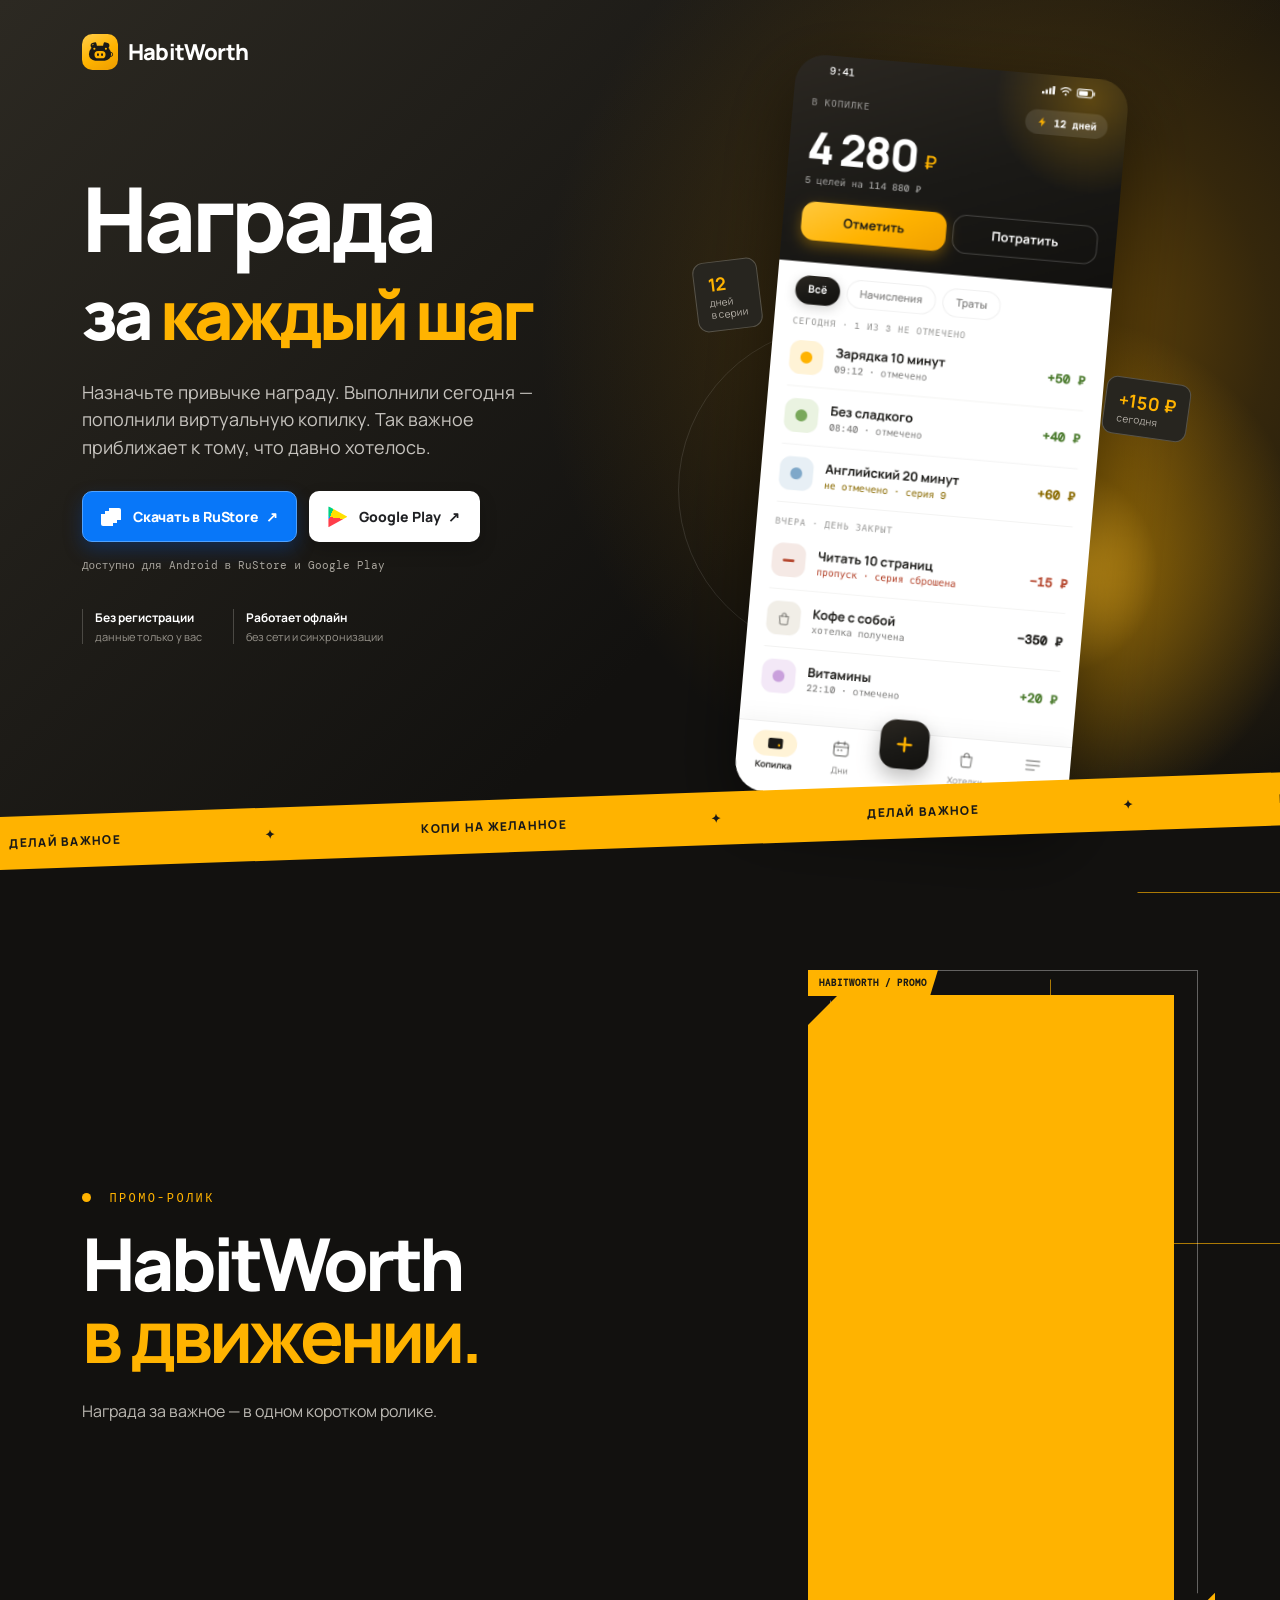
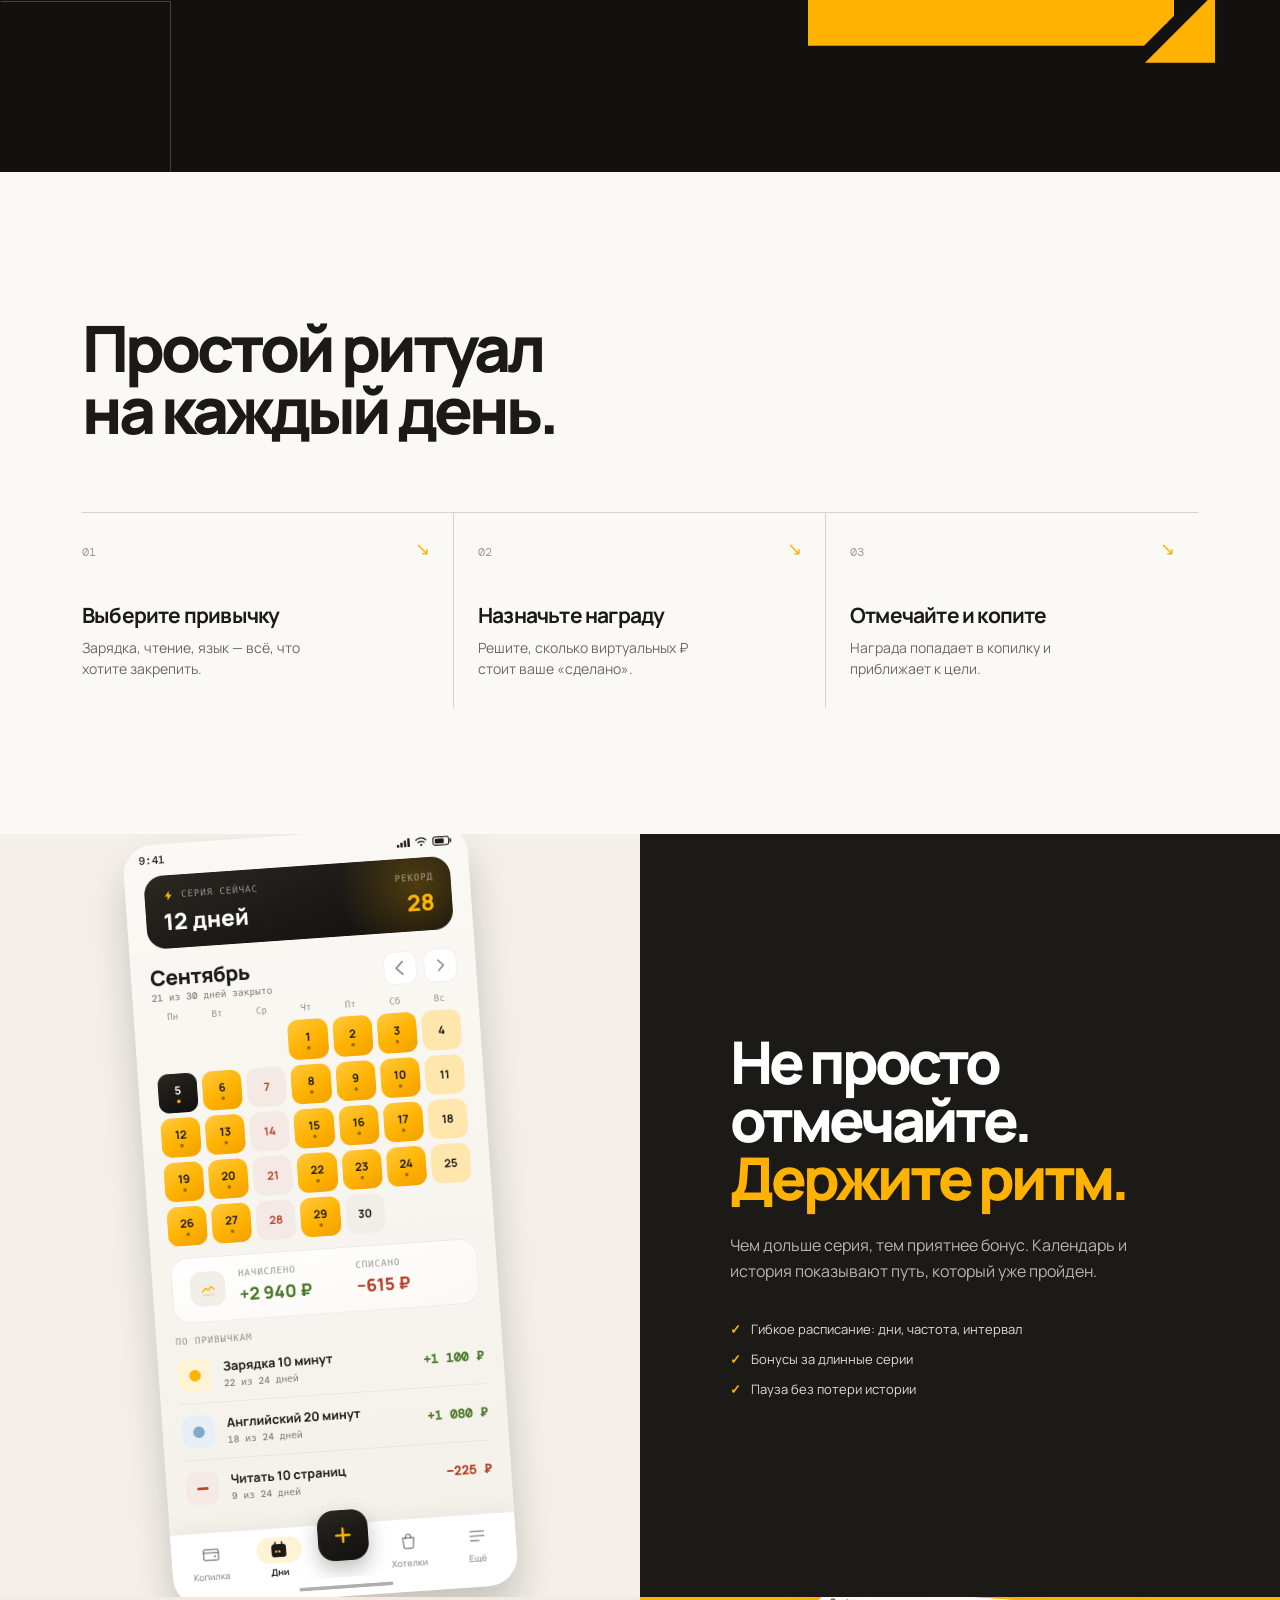
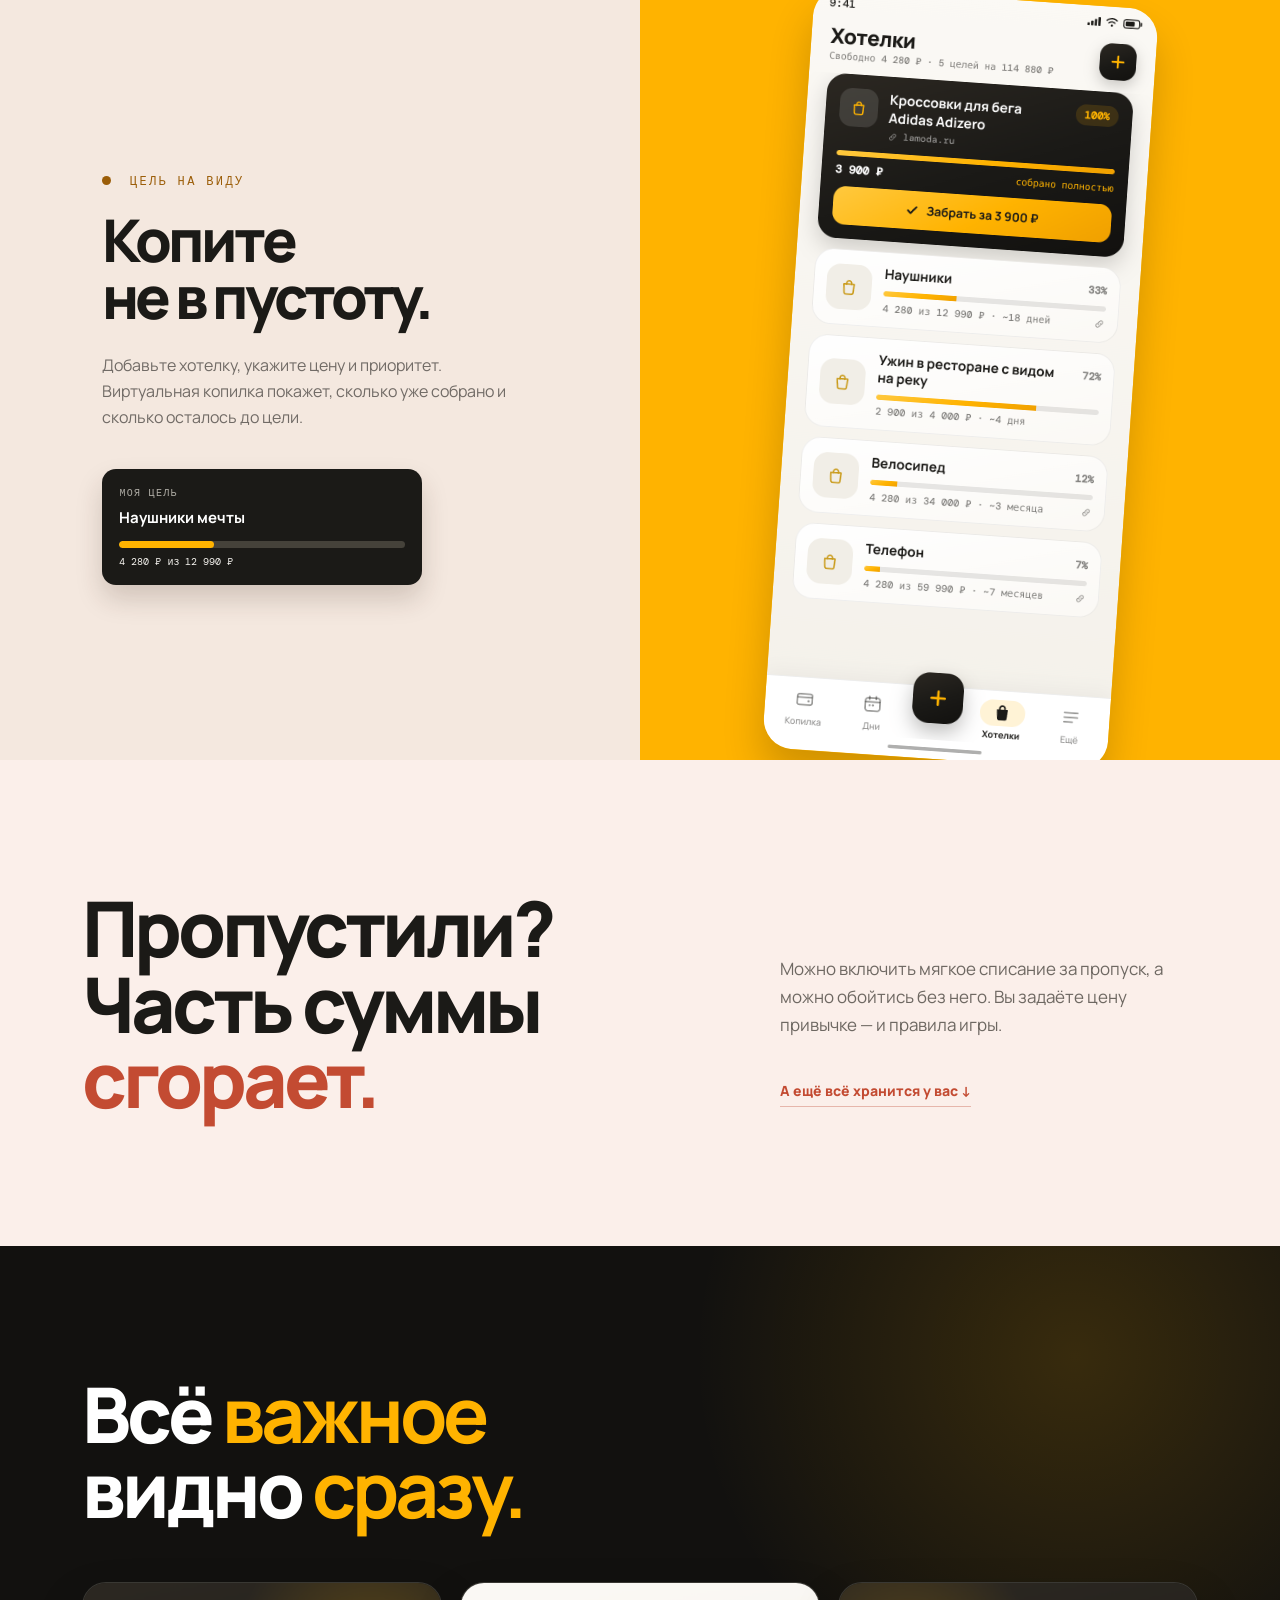
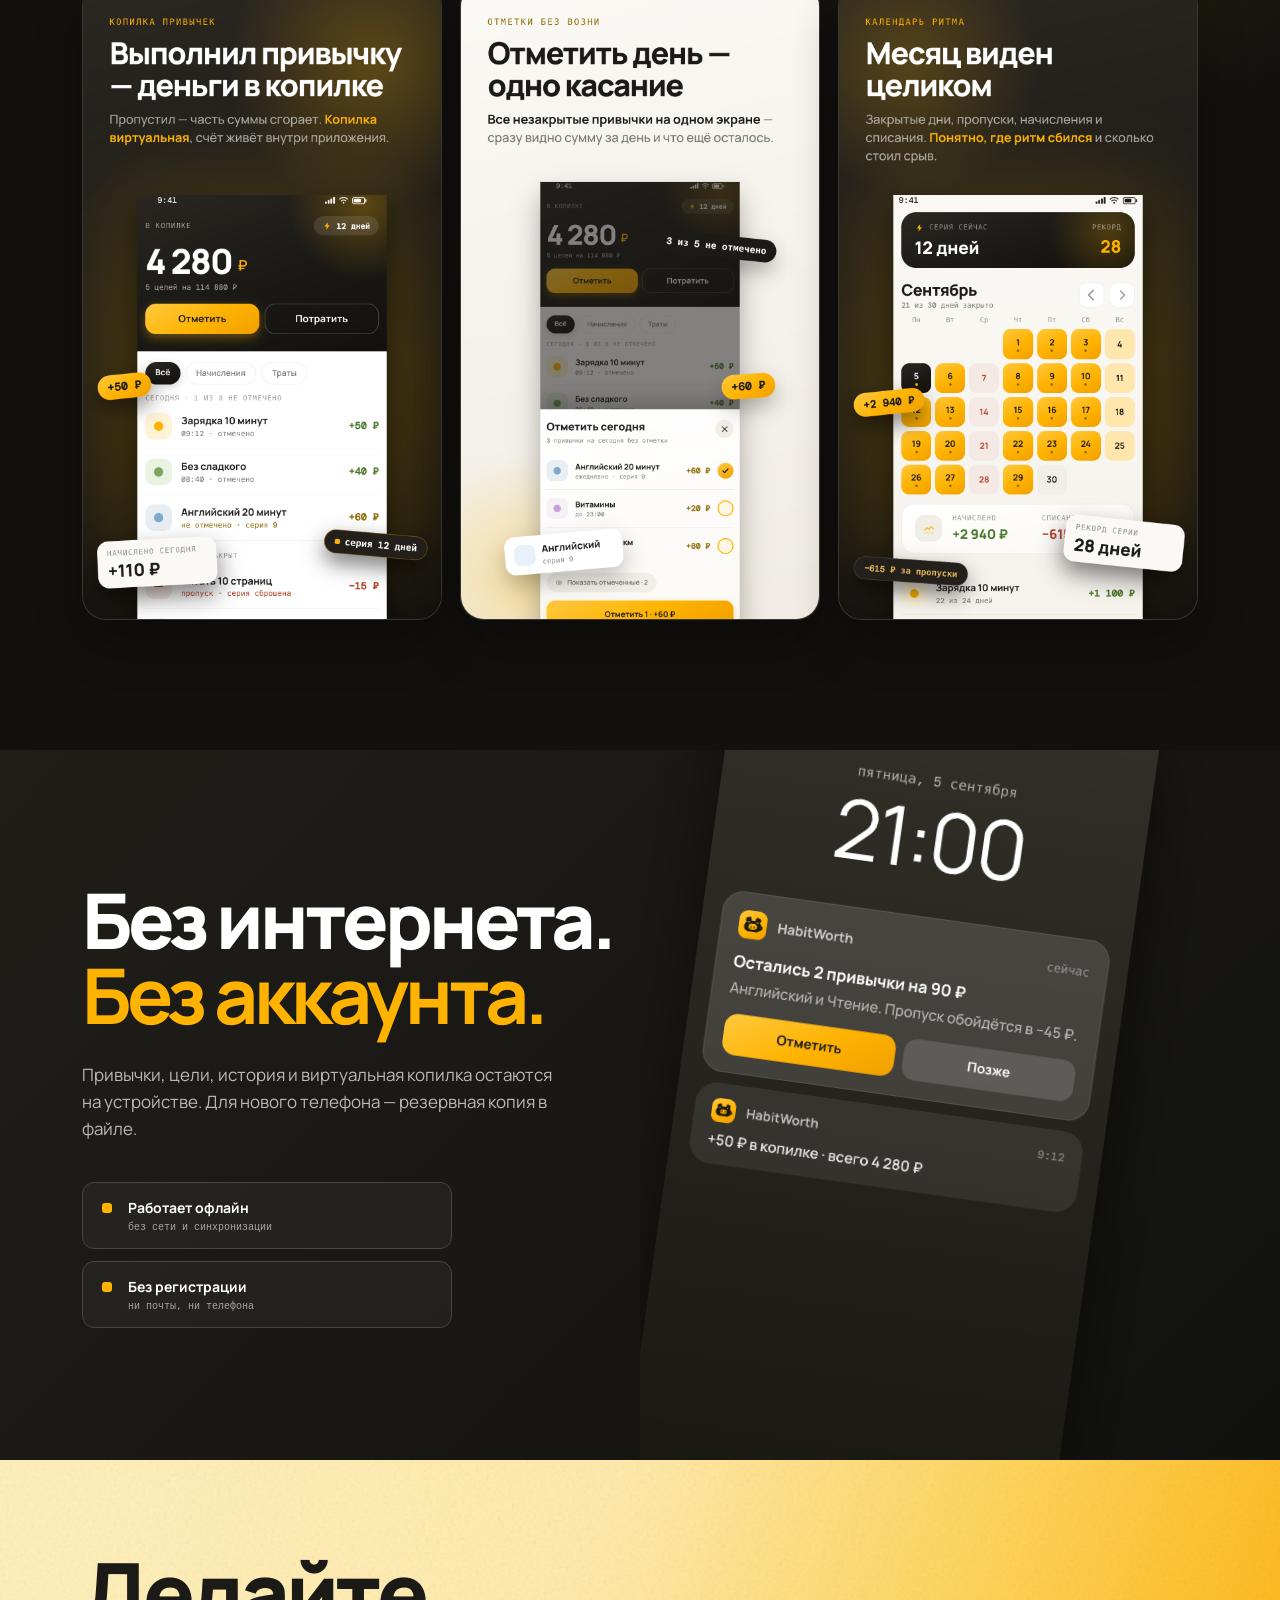
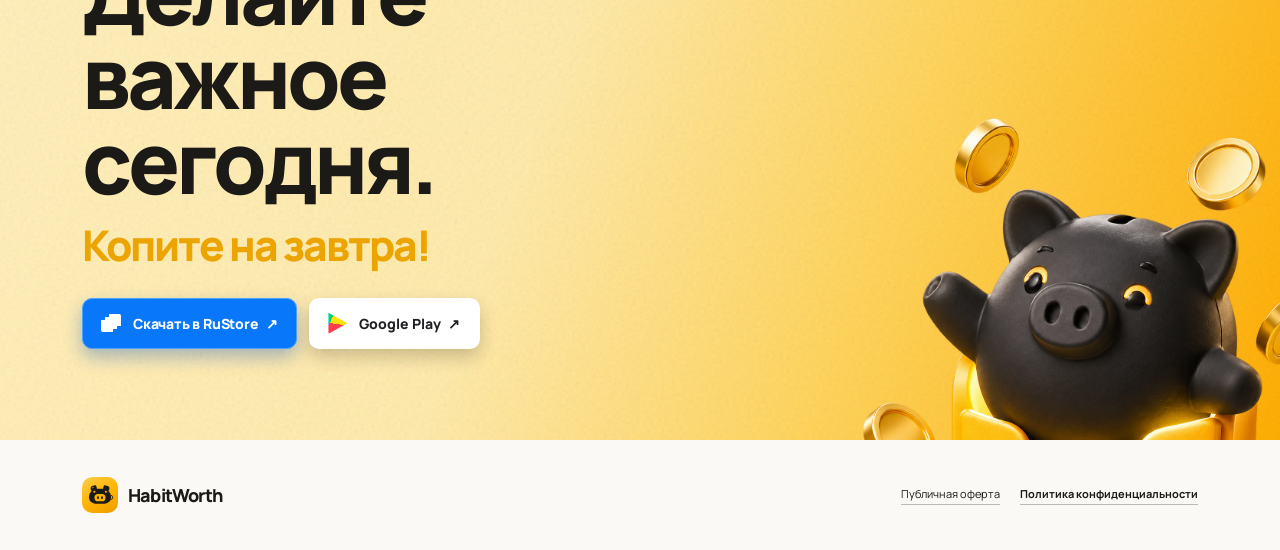
<file: index.html>
<!doctype html>
<html lang="ru">
  <head>
    <meta charset="UTF-8" />
    <meta name="viewport" content="width=device-width, initial-scale=1.0" />
    <meta name="description" content="HabitWorth — виртуальная копилка для полезных привычек. Выполняйте привычки, отмечайте прогресс и копите на то, что давно хотелось." />
    <meta name="theme-color" content="#181714" />
    <meta property="og:title" content="HabitWorth — награда за каждый шаг" />
    <meta property="og:description" content="Виртуальная копилка для полезных привычек и целей, которые давно хотелось осуществить." />
    <meta property="og:image" content="assets/promo-01.png" />
    <title>HabitWorth — виртуальная копилка привычек</title>
    <link rel="preconnect" href="https://fonts.googleapis.com" />
    <link rel="preconnect" href="https://fonts.gstatic.com" crossorigin />
    <link href="https://fonts.googleapis.com/css2?family=DM+Mono&family=Manrope:wght@400;500;600;700;800&display=swap" rel="stylesheet" />
    <link rel="stylesheet" href="styles.css" />
  </head>
  <body>
    <main>
      <section class="hero" id="top">
        <nav class="nav container" aria-label="Главная навигация">
          <a class="brand" href="#top" aria-label="HabitWorth — на главную">
            <img class="brand-icon" src="assets/logo.svg" alt="" />
            <span>HabitWorth</span>
          </a>
        </nav>

        <div class="hero-grid container">
          <div class="hero-copy">
            <h1>Награда<br /><span class="hero-accent-line">за <strong>каждый шаг</strong></span></h1>
            <p class="lead">Назначьте привычке награду. Выполнили сегодня — пополнили виртуальную копилку. Так важное приближает к тому, что давно хотелось.</p>
            <div class="hero-actions">
              <a class="button button-rustore" href="https://www.rustore.ru/catalog/app/app.habitworth" target="_blank" rel="noopener">Скачать в RuStore <span>↗</span></a>
              <a class="button button-google-play" href="https://play.google.com/store/apps/details?id=app.habitworth" target="_blank" rel="noopener">Google Play <span>↗</span></a>
            </div>
            <p class="store-note">Доступно для Android в RuStore и Google Play</p>
            <div class="trust-row">
              <div><b>Без регистрации</b><span>данные только у вас</span></div>
              <div><b>Работает офлайн</b><span>без сети и синхронизации</span></div>
            </div>
          </div>
          <div class="hero-visual" aria-label="Экран приложения HabitWorth">
            <div class="orb orb-one"></div><div class="orb orb-two"></div>
            <div class="hero-sticker sticker-streak"><b>12</b><span>дней<br />в серии</span></div>
            <div class="hero-sticker sticker-plus"><b>+150 ₽</b><span>сегодня</span></div>
            <img src="assets/screens/home.png" alt="Главный экран приложения HabitWorth с привычками и виртуальной копилкой" />
          </div>
        </div>
        <div class="marquee" aria-hidden="true"><span>ДЕЛАЙ ВАЖНОЕ</span><i>✦</i><span>КОПИ НА ЖЕЛАННОЕ</span><i>✦</i><span>ДЕЛАЙ ВАЖНОЕ</span><i>✦</i><span>КОПИ НА ЖЕЛАННОЕ</span></div>
      </section>

      <section class="video-section" aria-labelledby="video-title">
        <div class="container video-layout">
          <div class="video-copy">
            <p class="eyebrow"><span></span> ПРОМО-РОЛИК</p>
            <h2 id="video-title">HabitWorth<br /><strong>в движении.</strong></h2>
            <p>Награда за важное — в одном коротком ролике.</p>
          </div>
          <div class="video-stage">
            <span class="video-stage-label" aria-hidden="true">HABITWORTH / PROMO</span>
            <div class="video-player">
              <iframe
                src="https://vkvideo.ru/video_ext.php?oid=-242231380&id=456239017&hd=2"
                title="Промо-ролик HabitWorth"
                allow="autoplay; encrypted-media; fullscreen; picture-in-picture; screen-wake-lock"
                allowfullscreen
              ></iframe>
            </div>
          </div>
        </div>
      </section>

      <section class="steps section container" id="how-it-works">
        <div class="section-intro">
          <h2>Простой ритуал<br />на каждый день.</h2>
        </div>
        <ol class="step-list">
          <li><span class="step-number">01</span><div><h3>Выберите привычку</h3><p>Зарядка, чтение, язык — всё, что хотите закрепить.</p></div><span class="step-arrow">↘</span></li>
          <li><span class="step-number">02</span><div><h3>Назначьте награду</h3><p>Решите, сколько виртуальных ₽ стоит ваше «сделано».</p></div><span class="step-arrow">↘</span></li>
          <li><span class="step-number">03</span><div><h3>Отмечайте и копите</h3><p>Награда попадает в копилку и приближает к цели.</p></div><span class="step-arrow">↘</span></li>
        </ol>
      </section>

      <section class="feature-split" id="features">
        <div class="phone-panel cream"><img src="assets/screens/calendar.png" alt="Календарь привычек и серии в приложении HabitWorth" /></div>
        <div class="copy-panel dark-panel">
          <h2>Не просто<br />отмечайте. <strong>Держите ритм.</strong></h2>
          <p>Чем дольше серия, тем приятнее бонус. Календарь и история показывают путь, который уже пройден.</p>
          <ul class="tick-list"><li>Гибкое расписание: дни, частота, интервал</li><li>Бонусы за длинные серии</li><li>Пауза без потери истории</li></ul>
        </div>
      </section>

      <section class="feature-split reverse">
        <div class="copy-panel goal-copy">
          <p class="eyebrow dark"><span></span> ЦЕЛЬ НА ВИДУ</p>
          <h2>Копите<br />не в пустоту.</h2>
          <p>Добавьте хотелку, укажите цену и приоритет. Виртуальная копилка покажет, сколько уже собрано и сколько осталось до цели.</p>
          <div class="goal-card"><span>МОЯ ЦЕЛЬ</span><b>Наушники мечты</b><div><i></i></div><small>4 280 ₽ из 12 990 ₽</small></div>
        </div>
        <div class="phone-panel amber"><img src="assets/screens/goals.png" alt="Экран хотелок и прогресса целей в приложении HabitWorth" /></div>
      </section>

      <section class="penalty-section">
        <div class="container penalty-grid">
          <div><h2>Пропустили?<br />Часть суммы<br /><strong>сгорает.</strong></h2></div>
          <div class="penalty-copy"><p>Можно включить мягкое списание за пропуск, а можно обойтись без него. Вы задаёте цену привычке — и правила игры.</p><a href="#privacy">А ещё всё хранится у вас <span>↓</span></a></div>
        </div>
      </section>

      <section class="promo-showcase">
        <div class="container">
          <h2>Всё <strong>важное</strong><br />видно <strong>сразу.</strong></h2>
          <div class="promo-grid">
            <figure class="promo-card"><img src="assets/store-promo-01.png" alt="Промо HabitWorth: деньги в копилке за выполненные привычки" /></figure>
            <figure class="promo-card"><img src="assets/store-promo-02.png" alt="Промо HabitWorth: отметка привычек в одно касание" /></figure>
            <figure class="promo-card"><img src="assets/store-promo-03.png" alt="Промо HabitWorth: календарь ритма и серии привычек" /></figure>
          </div>
        </div>
      </section>

      <section class="privacy" id="privacy">
        <div class="privacy-art"><img src="assets/screens/notifications.png" alt="Напоминания HabitWorth на экране телефона" /></div>
        <div class="privacy-copy container">
          <h2>Без интернета.<br /><strong>Без аккаунта.</strong></h2>
          <p>Привычки, цели, история и виртуальная копилка остаются на устройстве. Для нового телефона — резервная копия в файле.</p>
          <div class="privacy-points"><div><b>Работает офлайн</b><span>без сети и синхронизации</span></div><div><b>Без регистрации</b><span>ни почты, ни телефона</span></div></div>
        </div>
      </section>

      <section class="final-cta">
        <div class="container final-layout">
          <div class="final-copy"><h2>Делайте<br />важное сегодня.</h2><p class="final-followup">Копите на завтра!</p><div class="final-store-links"><a class="button button-rustore" href="https://www.rustore.ru/catalog/app/app.habitworth" target="_blank" rel="noopener">Скачать в RuStore <span>↗</span></a><a class="button button-google-play" href="https://play.google.com/store/apps/details?id=app.habitworth" target="_blank" rel="noopener">Google Play <span>↗</span></a></div></div>
          <div class="launch-art"><img src="assets/launch-piggy.png" alt="Копилка HabitWorth и монеты" /></div>
        </div>
      </section>
    </main>
    <footer class="footer container">
      <a class="brand" href="#top"><img class="brand-icon" src="assets/logo.svg" alt="" /><span>HabitWorth</span></a>
      <div class="footer-links"><a href="documents/HabitWorth_Public_Offer.pdf" target="_blank" rel="noopener">Публичная оферта</a><a href="privacy/">Политика конфиденциальности</a></div>
    </footer>
  </body>
</html>
</file>
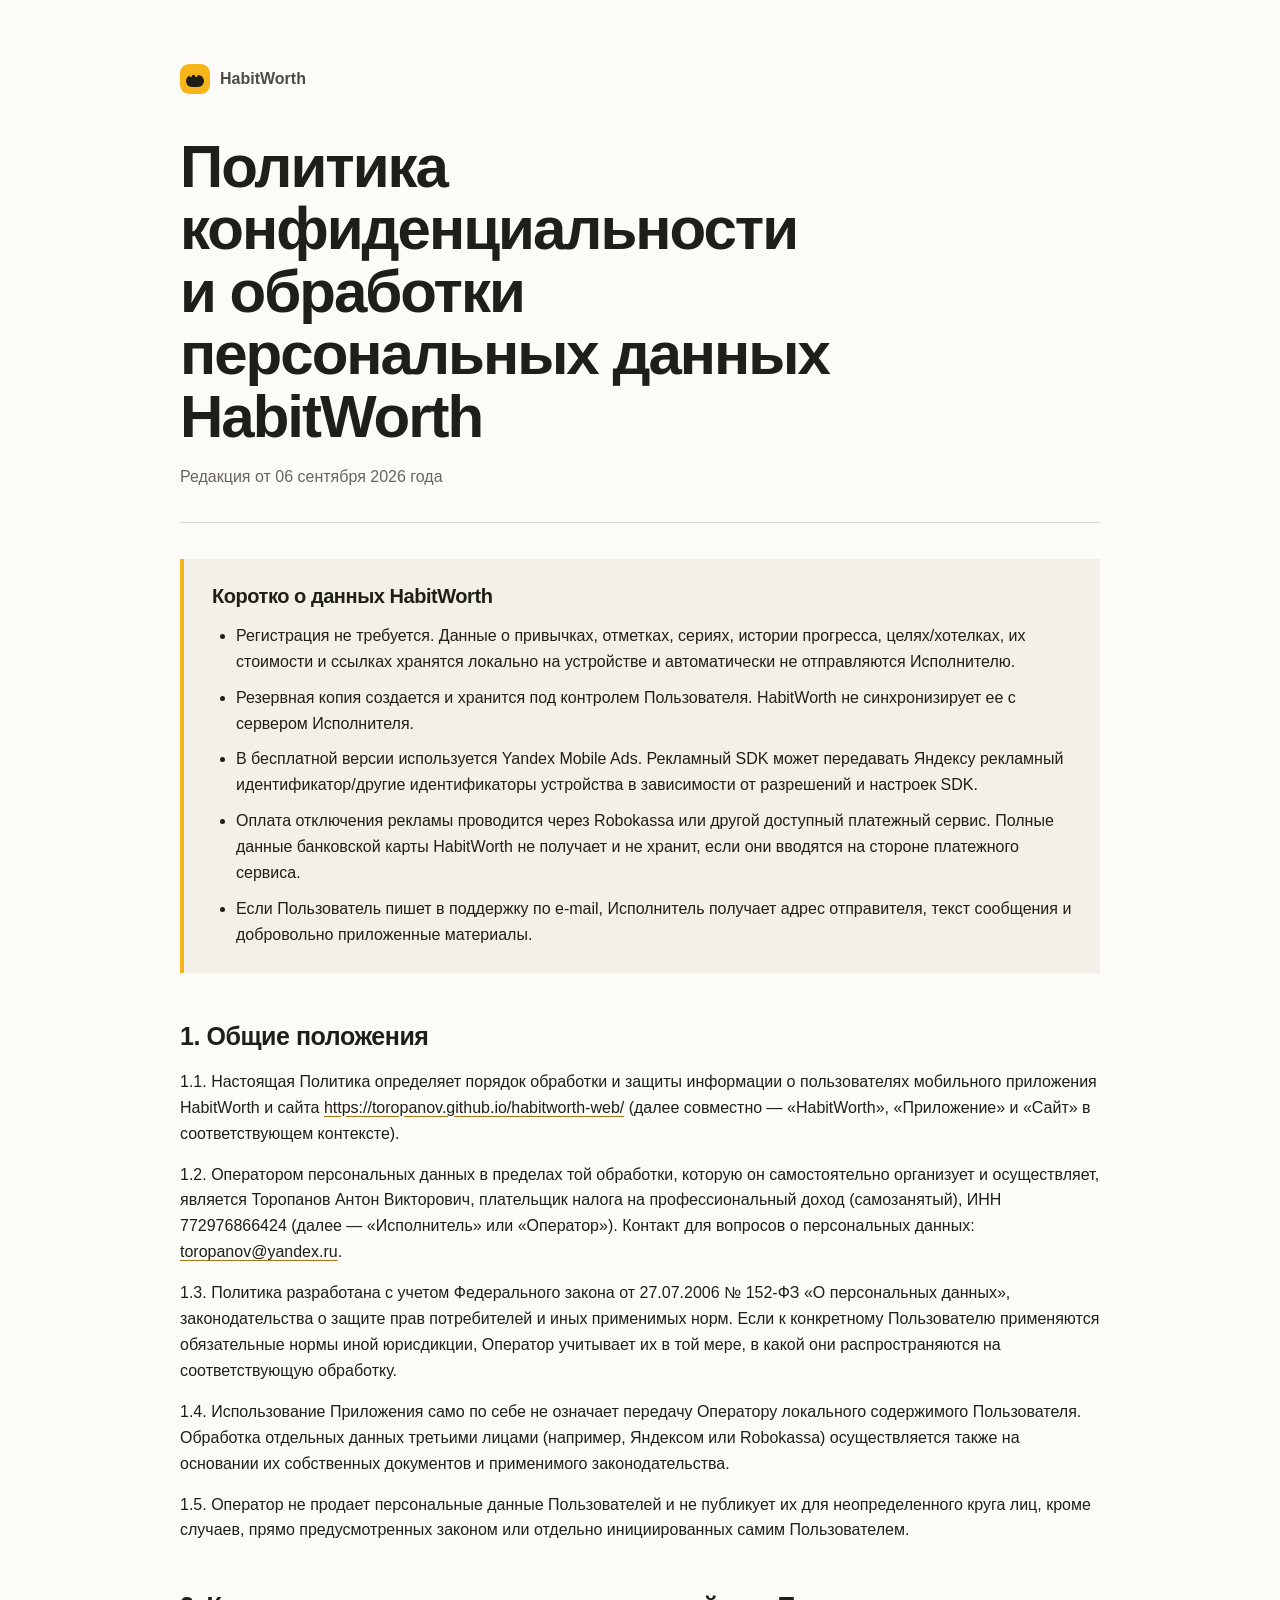
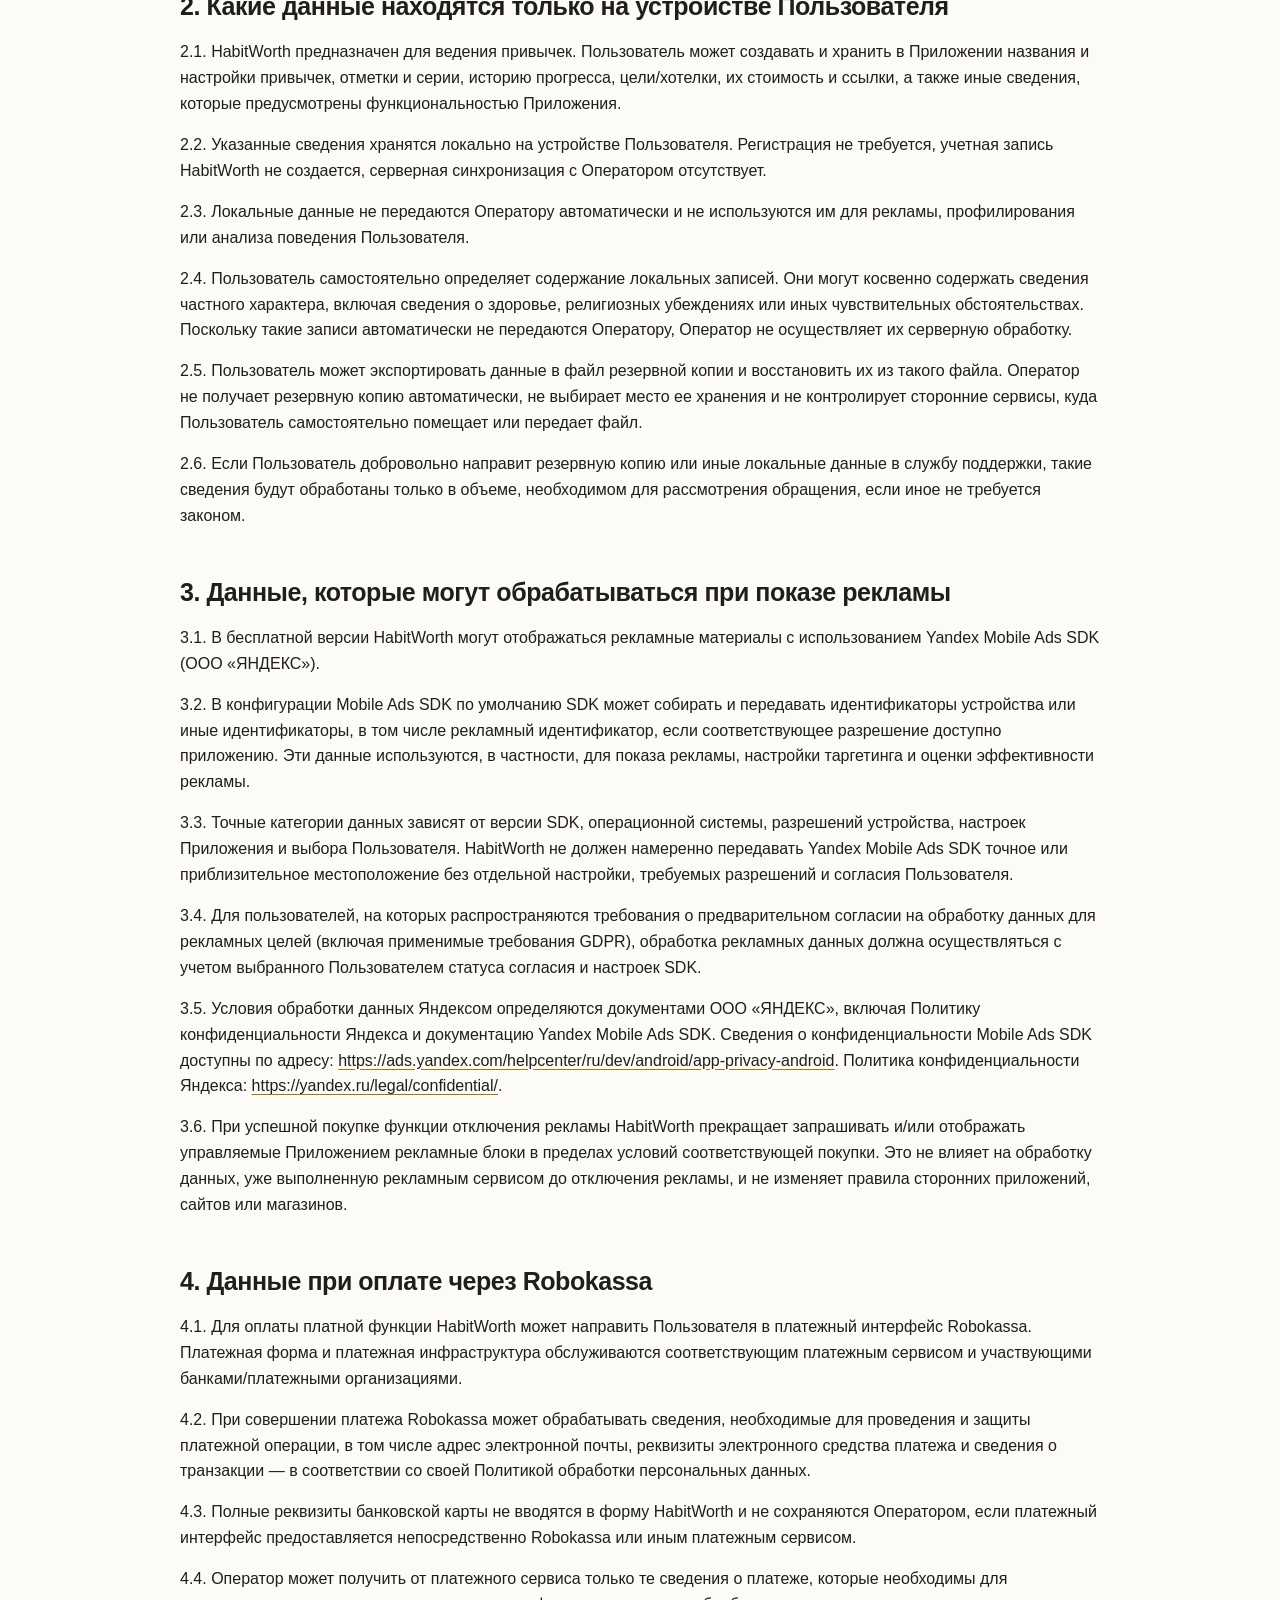
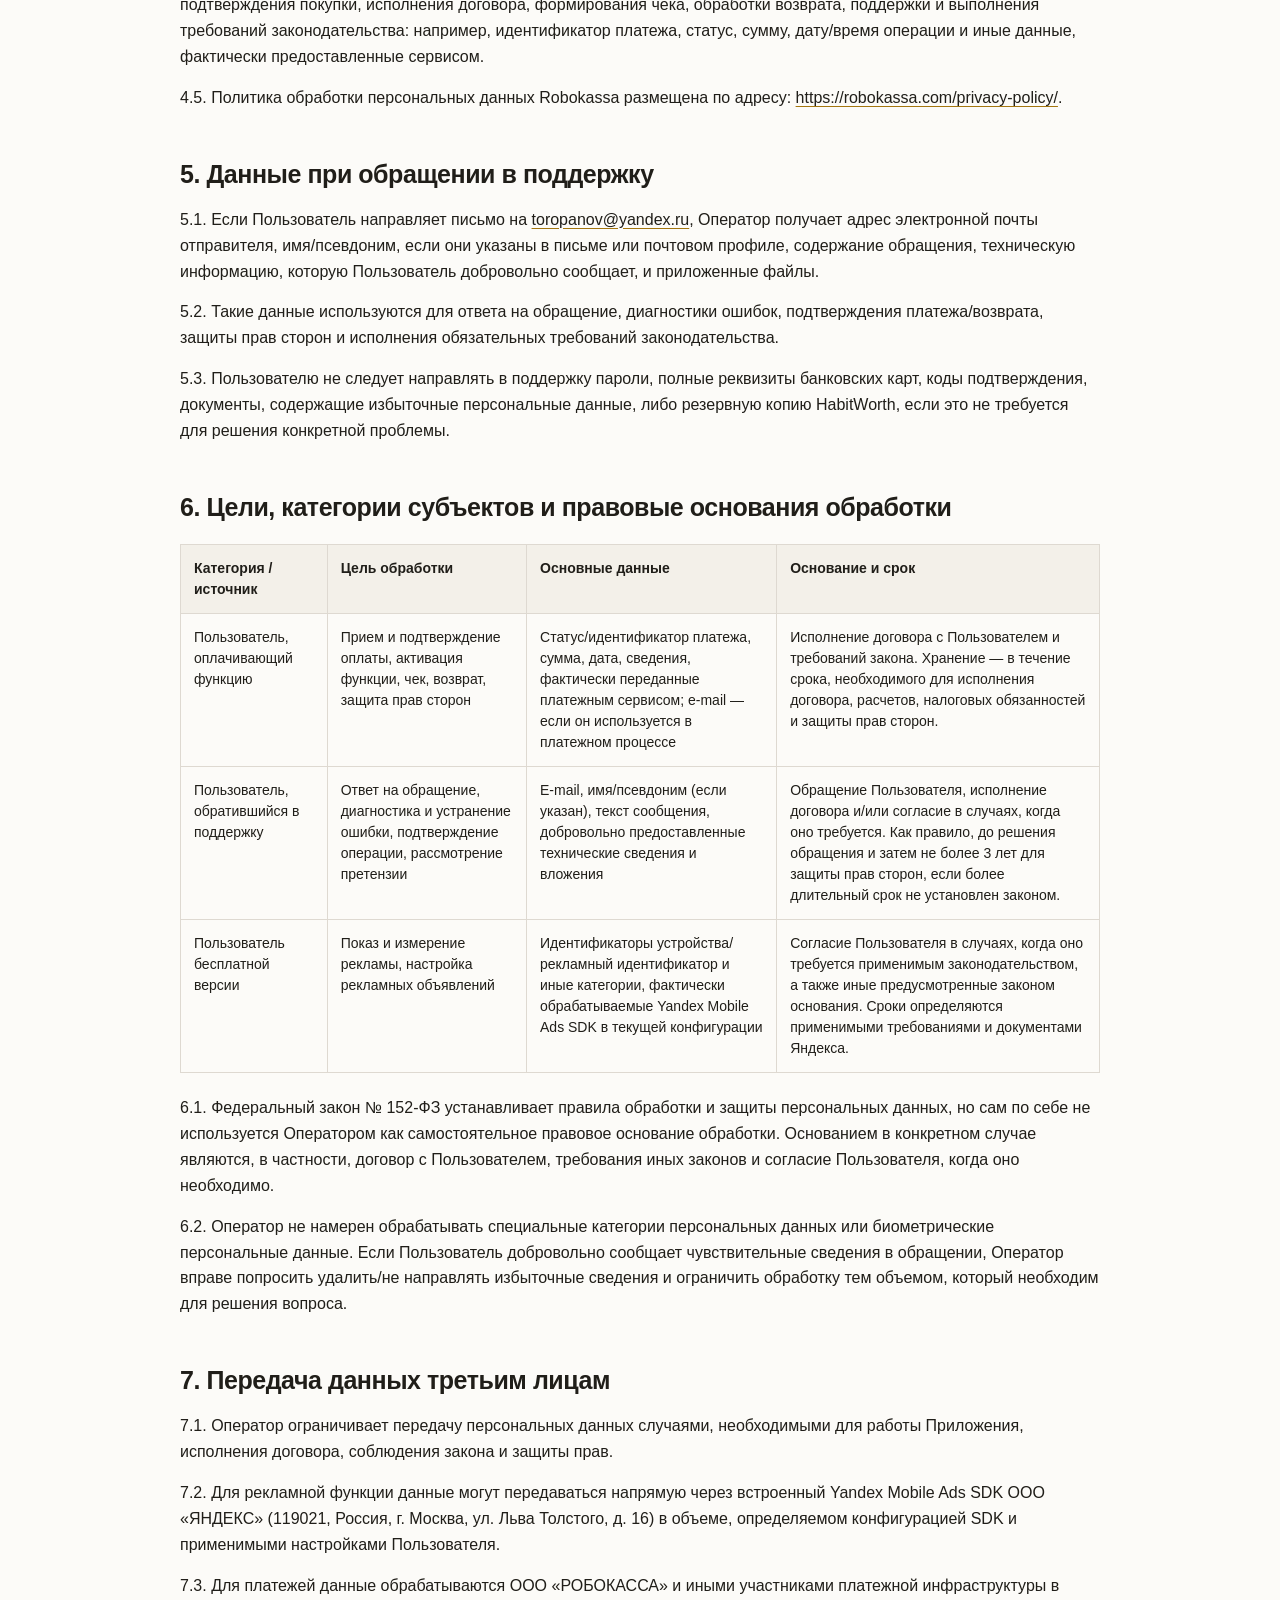
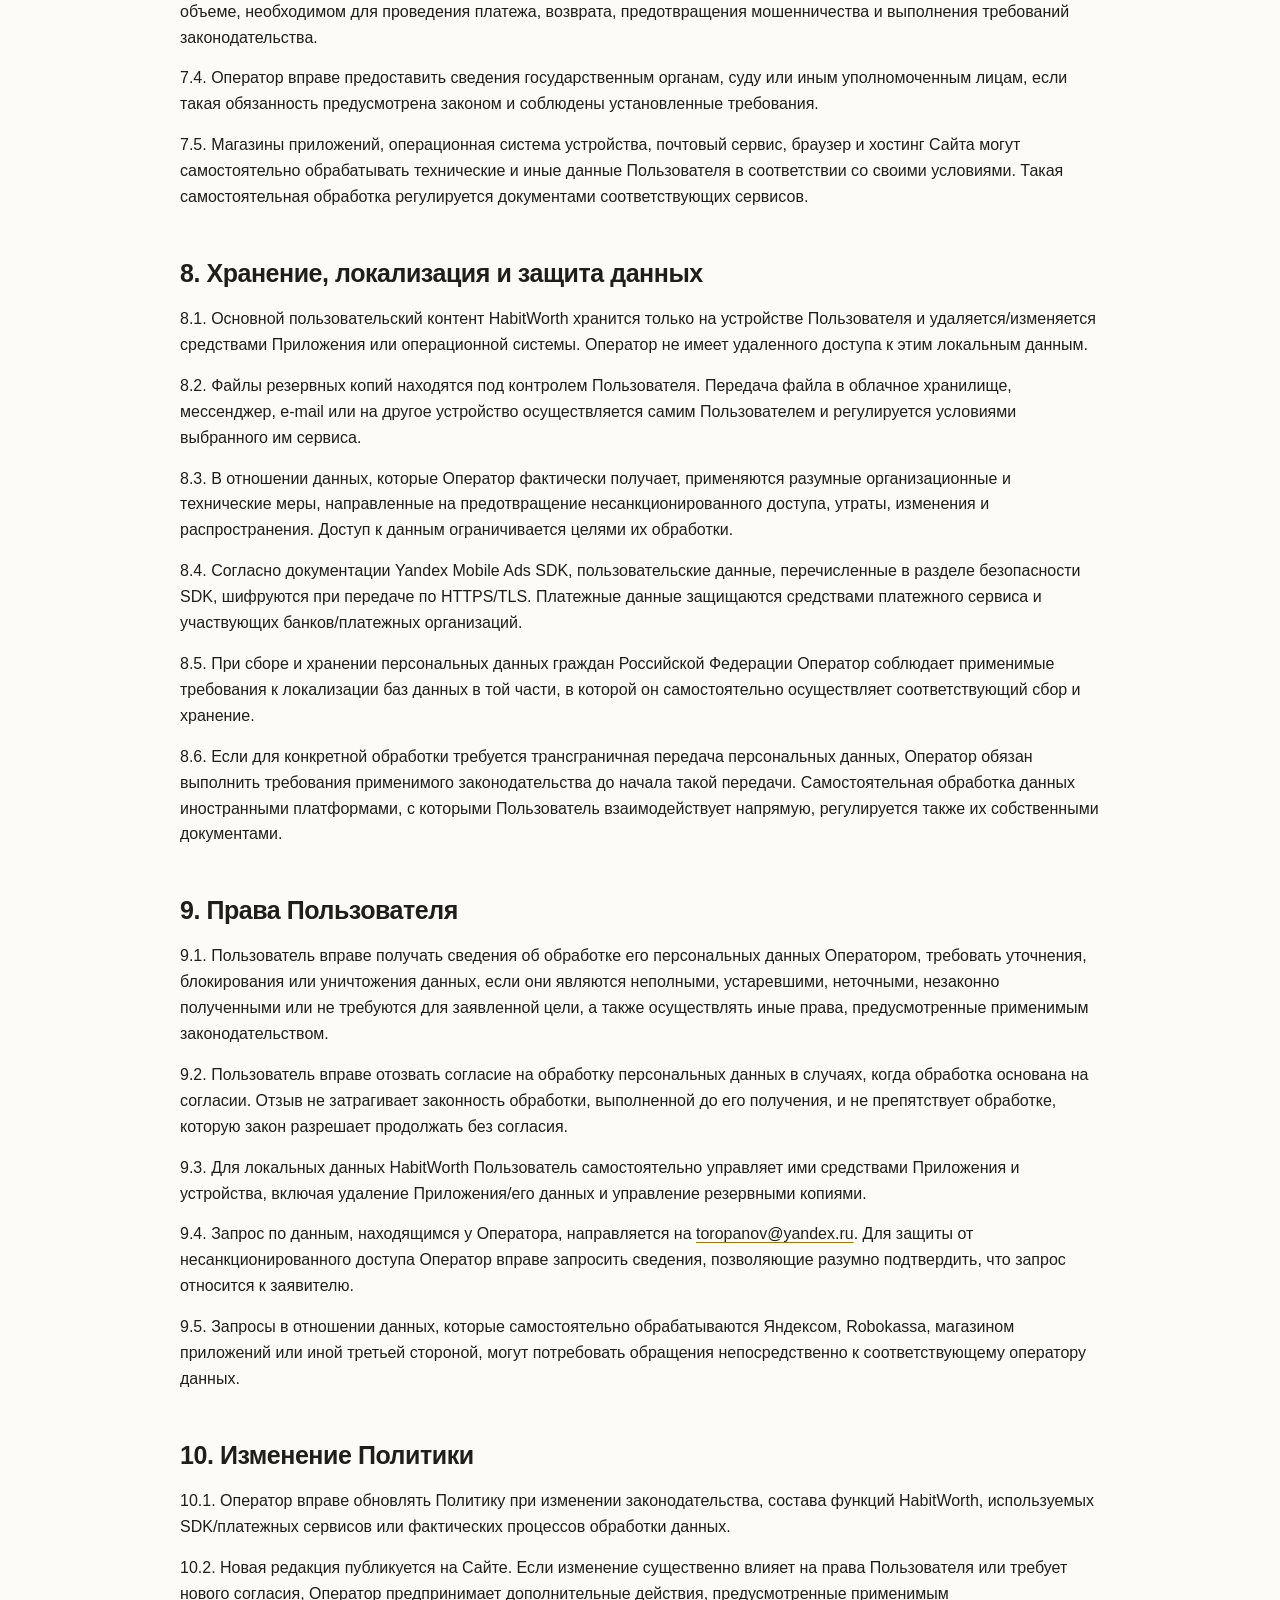
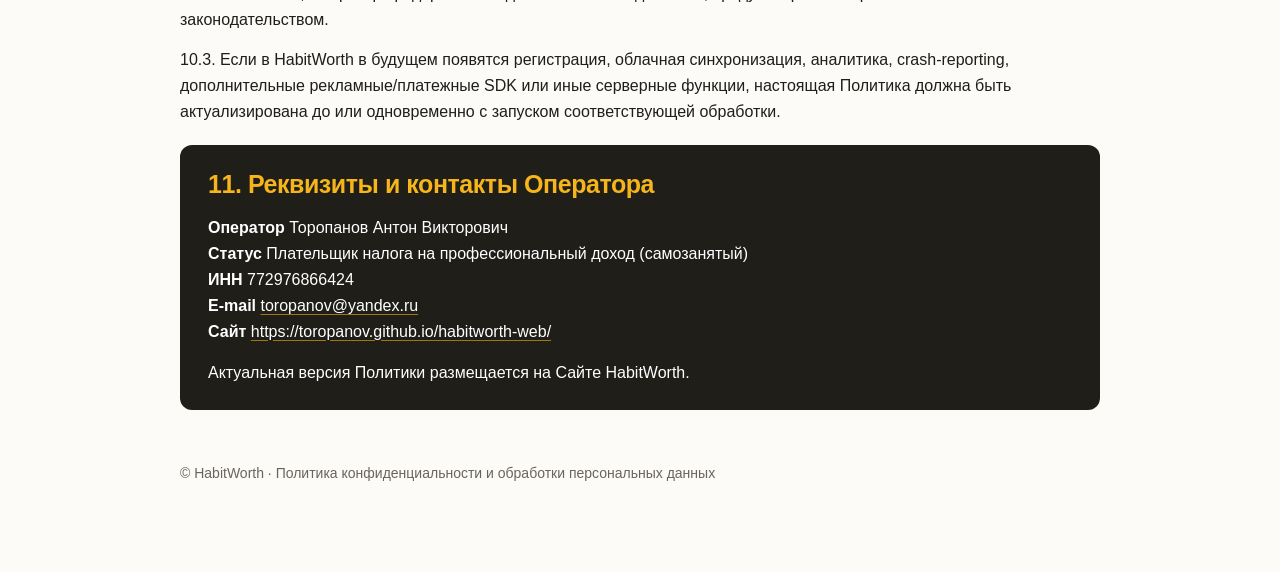
<file: privacy/index.html>
<!doctype html>
<html lang="ru">
<head>
  <meta charset="utf-8">
  <meta name="viewport" content="width=device-width, initial-scale=1">
  <meta name="description" content="Политика конфиденциальности и обработки персональных данных HabitWorth">
  <title>Политика конфиденциальности — HabitWorth</title>
  <style>
    :root { color-scheme: light; --ink: #201e19; --muted: #69645d; --line: #ded9d1; --paper: #fcfbf8; --amber: #f5b51b; }
    * { box-sizing: border-box; }
    body { margin: 0; background: var(--paper); color: var(--ink); font: 16px/1.62 -apple-system, BlinkMacSystemFont, "Segoe UI", sans-serif; }
    main { width: min(920px, calc(100% - 40px)); margin: 0 auto; padding: 64px 0 88px; }
    a { color: inherit; text-decoration-color: #a4760f; text-underline-offset: 3px; }
    .brand { display: inline-flex; align-items: center; gap: 10px; margin-bottom: 42px; color: #4f4b45; font-weight: 750; text-decoration: none; }
    .mark { width: 30px; height: 30px; border-radius: 9px; background: var(--amber); position: relative; }
    .mark::before { content: ""; position: absolute; left: 6px; top: 11px; width: 18px; height: 12px; border-radius: 9px; background: var(--ink); }
    .mark::after { content: "••"; position: absolute; top: 7px; left: 9px; color: var(--amber); font: 700 10px/1 sans-serif; letter-spacing: 2px; }
    header { padding-bottom: 32px; border-bottom: 1px solid var(--line); }
    h1 { max-width: 760px; margin: 0; font-size: clamp(34px, 6vw, 60px); line-height: 1.04; letter-spacing: -2px; }
    .date { margin: 16px 0 0; color: var(--muted); }
    h2 { margin: 48px 0 18px; font-size: 25px; line-height: 1.2; letter-spacing: -.45px; }
    h3 { margin: 31px 0 12px; font-size: 19px; line-height: 1.3; }
    p { margin: 0 0 15px; }
    ul { margin: 0; padding-left: 24px; }
    li + li { margin-top: 10px; }
    .summary { margin-top: 36px; padding: 25px 28px; border-left: 4px solid var(--amber); background: #f3f0e9; }
    .summary h2 { margin: 0 0 15px; font-size: 20px; }
    .summary p:last-child, .contacts p:last-child { margin-bottom: 0; }
    .section { scroll-margin-top: 24px; }
    table { width: 100%; border-collapse: collapse; margin: 22px 0; font-size: 14px; line-height: 1.5; }
    th, td { padding: 13px; border: 1px solid var(--line); vertical-align: top; text-align: left; }
    th { background: #f3f0e9; font-weight: 700; }
    .contacts { margin-top: 20px; padding: 24px 28px; background: #201e19; color: #fff; border-radius: 12px; }
    .contacts h2 { margin: 0 0 16px; color: var(--amber); }
    footer { margin-top: 52px; color: var(--muted); font-size: 14px; }
    @media (max-width: 640px) { main { width: min(100% - 32px, 920px); padding-top: 34px; } .brand { margin-bottom: 30px; } h2 { margin-top: 38px; } table { display: block; overflow-x: auto; } }
  </style>
</head>
<body>
  <main>
    <a class="brand" href="../" aria-label="HabitWorth — главная страница"><span class="mark" aria-hidden="true"></span>HabitWorth</a>
    <header>
      <h1>Политика конфиденциальности<br>и обработки персональных данных HabitWorth</h1>
      <p class="date">Редакция от 06 сентября 2026 года</p>
    </header>

    <aside class="summary">
      <h2>Коротко о данных HabitWorth</h2>
      <ul>
        <li>Регистрация не требуется. Данные о привычках, отметках, сериях, истории прогресса, целях/хотелках, их стоимости и ссылках хранятся локально на устройстве и автоматически не отправляются Исполнителю.</li>
        <li>Резервная копия создается и хранится под контролем Пользователя. HabitWorth не синхронизирует ее с сервером Исполнителя.</li>
        <li>В бесплатной версии используется Yandex Mobile Ads. Рекламный SDK может передавать Яндексу рекламный идентификатор/другие идентификаторы устройства в зависимости от разрешений и настроек SDK.</li>
        <li>Оплата отключения рекламы проводится через Robokassa или другой доступный платежный сервис. Полные данные банковской карты HabitWorth не получает и не хранит, если они вводятся на стороне платежного сервиса.</li>
        <li>Если Пользователь пишет в поддержку по e-mail, Исполнитель получает адрес отправителя, текст сообщения и добровольно приложенные материалы.</li>
      </ul>
    </aside>

    <section class="section"><h2>1. Общие положения</h2>
      <p>1.1. Настоящая Политика определяет порядок обработки и защиты информации о пользователях мобильного приложения HabitWorth и сайта <a href="https://toropanov.github.io/habitworth-web/">https://toropanov.github.io/habitworth-web/</a> (далее совместно — «HabitWorth», «Приложение» и «Сайт» в соответствующем контексте).</p>
      <p>1.2. Оператором персональных данных в пределах той обработки, которую он самостоятельно организует и осуществляет, является Торопанов Антон Викторович, плательщик налога на профессиональный доход (самозанятый), ИНН 772976866424 (далее — «Исполнитель» или «Оператор»). Контакт для вопросов о персональных данных: <a href="mailto:toropanov@yandex.ru">toropanov@yandex.ru</a>.</p>
      <p>1.3. Политика разработана с учетом Федерального закона от 27.07.2006 № 152-ФЗ «О персональных данных», законодательства о защите прав потребителей и иных применимых норм. Если к конкретному Пользователю применяются обязательные нормы иной юрисдикции, Оператор учитывает их в той мере, в какой они распространяются на соответствующую обработку.</p>
      <p>1.4. Использование Приложения само по себе не означает передачу Оператору локального содержимого Пользователя. Обработка отдельных данных третьими лицами (например, Яндексом или Robokassa) осуществляется также на основании их собственных документов и применимого законодательства.</p>
      <p>1.5. Оператор не продает персональные данные Пользователей и не публикует их для неопределенного круга лиц, кроме случаев, прямо предусмотренных законом или отдельно инициированных самим Пользователем.</p>
    </section>

    <section class="section"><h2>2. Какие данные находятся только на устройстве Пользователя</h2>
      <p>2.1. HabitWorth предназначен для ведения привычек. Пользователь может создавать и хранить в Приложении названия и настройки привычек, отметки и серии, историю прогресса, цели/хотелки, их стоимость и ссылки, а также иные сведения, которые предусмотрены функциональностью Приложения.</p>
      <p>2.2. Указанные сведения хранятся локально на устройстве Пользователя. Регистрация не требуется, учетная запись HabitWorth не создается, серверная синхронизация с Оператором отсутствует.</p>
      <p>2.3. Локальные данные не передаются Оператору автоматически и не используются им для рекламы, профилирования или анализа поведения Пользователя.</p>
      <p>2.4. Пользователь самостоятельно определяет содержание локальных записей. Они могут косвенно содержать сведения частного характера, включая сведения о здоровье, религиозных убеждениях или иных чувствительных обстоятельствах. Поскольку такие записи автоматически не передаются Оператору, Оператор не осуществляет их серверную обработку.</p>
      <p>2.5. Пользователь может экспортировать данные в файл резервной копии и восстановить их из такого файла. Оператор не получает резервную копию автоматически, не выбирает место ее хранения и не контролирует сторонние сервисы, куда Пользователь самостоятельно помещает или передает файл.</p>
      <p>2.6. Если Пользователь добровольно направит резервную копию или иные локальные данные в службу поддержки, такие сведения будут обработаны только в объеме, необходимом для рассмотрения обращения, если иное не требуется законом.</p>
    </section>

    <section class="section"><h2>3. Данные, которые могут обрабатываться при показе рекламы</h2>
      <p>3.1. В бесплатной версии HabitWorth могут отображаться рекламные материалы с использованием Yandex Mobile Ads SDK (ООО «ЯНДЕКС»).</p>
      <p>3.2. В конфигурации Mobile Ads SDK по умолчанию SDK может собирать и передавать идентификаторы устройства или иные идентификаторы, в том числе рекламный идентификатор, если соответствующее разрешение доступно приложению. Эти данные используются, в частности, для показа рекламы, настройки таргетинга и оценки эффективности рекламы.</p>
      <p>3.3. Точные категории данных зависят от версии SDK, операционной системы, разрешений устройства, настроек Приложения и выбора Пользователя. HabitWorth не должен намеренно передавать Yandex Mobile Ads SDK точное или приблизительное местоположение без отдельной настройки, требуемых разрешений и согласия Пользователя.</p>
      <p>3.4. Для пользователей, на которых распространяются требования о предварительном согласии на обработку данных для рекламных целей (включая применимые требования GDPR), обработка рекламных данных должна осуществляться с учетом выбранного Пользователем статуса согласия и настроек SDK.</p>
      <p>3.5. Условия обработки данных Яндексом определяются документами ООО «ЯНДЕКС», включая Политику конфиденциальности Яндекса и документацию Yandex Mobile Ads SDK. Сведения о конфиденциальности Mobile Ads SDK доступны по адресу: <a href="https://ads.yandex.com/helpcenter/ru/dev/android/app-privacy-android">https://ads.yandex.com/helpcenter/ru/dev/android/app-privacy-android</a>. Политика конфиденциальности Яндекса: <a href="https://yandex.ru/legal/confidential/">https://yandex.ru/legal/confidential/</a>.</p>
      <p>3.6. При успешной покупке функции отключения рекламы HabitWorth прекращает запрашивать и/или отображать управляемые Приложением рекламные блоки в пределах условий соответствующей покупки. Это не влияет на обработку данных, уже выполненную рекламным сервисом до отключения рекламы, и не изменяет правила сторонних приложений, сайтов или магазинов.</p>
    </section>

    <section class="section"><h2>4. Данные при оплате через Robokassa</h2>
      <p>4.1. Для оплаты платной функции HabitWorth может направить Пользователя в платежный интерфейс Robokassa. Платежная форма и платежная инфраструктура обслуживаются соответствующим платежным сервисом и участвующими банками/платежными организациями.</p>
      <p>4.2. При совершении платежа Robokassa может обрабатывать сведения, необходимые для проведения и защиты платежной операции, в том числе адрес электронной почты, реквизиты электронного средства платежа и сведения о транзакции — в соответствии со своей Политикой обработки персональных данных.</p>
      <p>4.3. Полные реквизиты банковской карты не вводятся в форму HabitWorth и не сохраняются Оператором, если платежный интерфейс предоставляется непосредственно Robokassa или иным платежным сервисом.</p>
      <p>4.4. Оператор может получить от платежного сервиса только те сведения о платеже, которые необходимы для подтверждения покупки, исполнения договора, формирования чека, обработки возврата, поддержки и выполнения требований законодательства: например, идентификатор платежа, статус, сумму, дату/время операции и иные данные, фактически предоставленные сервисом.</p>
      <p>4.5. Политика обработки персональных данных Robokassa размещена по адресу: <a href="https://robokassa.com/privacy-policy/">https://robokassa.com/privacy-policy/</a>.</p>
    </section>

    <section class="section"><h2>5. Данные при обращении в поддержку</h2>
      <p>5.1. Если Пользователь направляет письмо на <a href="mailto:toropanov@yandex.ru">toropanov@yandex.ru</a>, Оператор получает адрес электронной почты отправителя, имя/псевдоним, если они указаны в письме или почтовом профиле, содержание обращения, техническую информацию, которую Пользователь добровольно сообщает, и приложенные файлы.</p>
      <p>5.2. Такие данные используются для ответа на обращение, диагностики ошибок, подтверждения платежа/возврата, защиты прав сторон и исполнения обязательных требований законодательства.</p>
      <p>5.3. Пользователю не следует направлять в поддержку пароли, полные реквизиты банковских карт, коды подтверждения, документы, содержащие избыточные персональные данные, либо резервную копию HabitWorth, если это не требуется для решения конкретной проблемы.</p>
    </section>

    <section class="section"><h2>6. Цели, категории субъектов и правовые основания обработки</h2>
      <table><thead><tr><th>Категория / источник</th><th>Цель обработки</th><th>Основные данные</th><th>Основание и срок</th></tr></thead><tbody>
        <tr><td>Пользователь, оплачивающий функцию</td><td>Прием и подтверждение оплаты, активация функции, чек, возврат, защита прав сторон</td><td>Статус/идентификатор платежа, сумма, дата, сведения, фактически переданные платежным сервисом; e-mail — если он используется в платежном процессе</td><td>Исполнение договора с Пользователем и требований закона. Хранение — в течение срока, необходимого для исполнения договора, расчетов, налоговых обязанностей и защиты прав сторон.</td></tr>
        <tr><td>Пользователь, обратившийся в поддержку</td><td>Ответ на обращение, диагностика и устранение ошибки, подтверждение операции, рассмотрение претензии</td><td>E-mail, имя/псевдоним (если указан), текст сообщения, добровольно предоставленные технические сведения и вложения</td><td>Обращение Пользователя, исполнение договора и/или согласие в случаях, когда оно требуется. Как правило, до решения обращения и затем не более 3 лет для защиты прав сторон, если более длительный срок не установлен законом.</td></tr>
        <tr><td>Пользователь бесплатной версии</td><td>Показ и измерение рекламы, настройка рекламных объявлений</td><td>Идентификаторы устройства/рекламный идентификатор и иные категории, фактически обрабатываемые Yandex Mobile Ads SDK в текущей конфигурации</td><td>Согласие Пользователя в случаях, когда оно требуется применимым законодательством, а также иные предусмотренные законом основания. Сроки определяются применимыми требованиями и документами Яндекса.</td></tr>
      </tbody></table>
      <p>6.1. Федеральный закон № 152-ФЗ устанавливает правила обработки и защиты персональных данных, но сам по себе не используется Оператором как самостоятельное правовое основание обработки. Основанием в конкретном случае являются, в частности, договор с Пользователем, требования иных законов и согласие Пользователя, когда оно необходимо.</p>
      <p>6.2. Оператор не намерен обрабатывать специальные категории персональных данных или биометрические персональные данные. Если Пользователь добровольно сообщает чувствительные сведения в обращении, Оператор вправе попросить удалить/не направлять избыточные сведения и ограничить обработку тем объемом, который необходим для решения вопроса.</p>
    </section>

    <section class="section"><h2>7. Передача данных третьим лицам</h2>
      <p>7.1. Оператор ограничивает передачу персональных данных случаями, необходимыми для работы Приложения, исполнения договора, соблюдения закона и защиты прав.</p>
      <p>7.2. Для рекламной функции данные могут передаваться напрямую через встроенный Yandex Mobile Ads SDK ООО «ЯНДЕКС» (119021, Россия, г. Москва, ул. Льва Толстого, д. 16) в объеме, определяемом конфигурацией SDK и применимыми настройками Пользователя.</p>
      <p>7.3. Для платежей данные обрабатываются ООО «РОБОКАССА» и иными участниками платежной инфраструктуры в объеме, необходимом для проведения платежа, возврата, предотвращения мошенничества и выполнения требований законодательства.</p>
      <p>7.4. Оператор вправе предоставить сведения государственным органам, суду или иным уполномоченным лицам, если такая обязанность предусмотрена законом и соблюдены установленные требования.</p>
      <p>7.5. Магазины приложений, операционная система устройства, почтовый сервис, браузер и хостинг Сайта могут самостоятельно обрабатывать технические и иные данные Пользователя в соответствии со своими условиями. Такая самостоятельная обработка регулируется документами соответствующих сервисов.</p>
    </section>

    <section class="section"><h2>8. Хранение, локализация и защита данных</h2>
      <p>8.1. Основной пользовательский контент HabitWorth хранится только на устройстве Пользователя и удаляется/изменяется средствами Приложения или операционной системы. Оператор не имеет удаленного доступа к этим локальным данным.</p>
      <p>8.2. Файлы резервных копий находятся под контролем Пользователя. Передача файла в облачное хранилище, мессенджер, e-mail или на другое устройство осуществляется самим Пользователем и регулируется условиями выбранного им сервиса.</p>
      <p>8.3. В отношении данных, которые Оператор фактически получает, применяются разумные организационные и технические меры, направленные на предотвращение несанкционированного доступа, утраты, изменения и распространения. Доступ к данным ограничивается целями их обработки.</p>
      <p>8.4. Согласно документации Yandex Mobile Ads SDK, пользовательские данные, перечисленные в разделе безопасности SDK, шифруются при передаче по HTTPS/TLS. Платежные данные защищаются средствами платежного сервиса и участвующих банков/платежных организаций.</p>
      <p>8.5. При сборе и хранении персональных данных граждан Российской Федерации Оператор соблюдает применимые требования к локализации баз данных в той части, в которой он самостоятельно осуществляет соответствующий сбор и хранение.</p>
      <p>8.6. Если для конкретной обработки требуется трансграничная передача персональных данных, Оператор обязан выполнить требования применимого законодательства до начала такой передачи. Самостоятельная обработка данных иностранными платформами, с которыми Пользователь взаимодействует напрямую, регулируется также их собственными документами.</p>
    </section>

    <section class="section"><h2>9. Права Пользователя</h2>
      <p>9.1. Пользователь вправе получать сведения об обработке его персональных данных Оператором, требовать уточнения, блокирования или уничтожения данных, если они являются неполными, устаревшими, неточными, незаконно полученными или не требуются для заявленной цели, а также осуществлять иные права, предусмотренные применимым законодательством.</p>
      <p>9.2. Пользователь вправе отозвать согласие на обработку персональных данных в случаях, когда обработка основана на согласии. Отзыв не затрагивает законность обработки, выполненной до его получения, и не препятствует обработке, которую закон разрешает продолжать без согласия.</p>
      <p>9.3. Для локальных данных HabitWorth Пользователь самостоятельно управляет ими средствами Приложения и устройства, включая удаление Приложения/его данных и управление резервными копиями.</p>
      <p>9.4. Запрос по данным, находящимся у Оператора, направляется на <a href="mailto:toropanov@yandex.ru">toropanov@yandex.ru</a>. Для защиты от несанкционированного доступа Оператор вправе запросить сведения, позволяющие разумно подтвердить, что запрос относится к заявителю.</p>
      <p>9.5. Запросы в отношении данных, которые самостоятельно обрабатываются Яндексом, Robokassa, магазином приложений или иной третьей стороной, могут потребовать обращения непосредственно к соответствующему оператору данных.</p>
    </section>

    <section class="section"><h2>10. Изменение Политики</h2>
      <p>10.1. Оператор вправе обновлять Политику при изменении законодательства, состава функций HabitWorth, используемых SDK/платежных сервисов или фактических процессов обработки данных.</p>
      <p>10.2. Новая редакция публикуется на Сайте. Если изменение существенно влияет на права Пользователя или требует нового согласия, Оператор предпринимает дополнительные действия, предусмотренные применимым законодательством.</p>
      <p>10.3. Если в HabitWorth в будущем появятся регистрация, облачная синхронизация, аналитика, crash-reporting, дополнительные рекламные/платежные SDK или иные серверные функции, настоящая Политика должна быть актуализирована до или одновременно с запуском соответствующей обработки.</p>
    </section>

    <section class="contacts"><h2>11. Реквизиты и контакты Оператора</h2>
      <p><strong>Оператор</strong> Торопанов Антон Викторович<br><strong>Статус</strong> Плательщик налога на профессиональный доход (самозанятый)<br><strong>ИНН</strong> 772976866424<br><strong>E-mail</strong> <a href="mailto:toropanov@yandex.ru">toropanov@yandex.ru</a><br><strong>Сайт</strong> <a href="https://toropanov.github.io/habitworth-web/">https://toropanov.github.io/habitworth-web/</a></p>
      <p>Актуальная версия Политики размещается на Сайте HabitWorth.</p>
    </section>
    <footer>© HabitWorth · Политика конфиденциальности и обработки персональных данных</footer>
  </main>
</body>
</html>
</file>
<file: styles.css>
:root { --ink:#1b1a17; --black:#12110f; --amber:#ffb300; --cream:#f7f1eb; --paper:#fbf9f5; --green:#588334; --red:#c34b32; }
* { box-sizing:border-box; } html { scroll-behavior:smooth; } body { margin:0; overflow-x:hidden; background:var(--paper); color:var(--ink); font-family:Manrope,Arial,sans-serif; } a { color:inherit; text-decoration:none; } .container { max-width:1180px; margin:auto; padding-left:32px; padding-right:32px; }
.hero { overflow:hidden; position:relative; color:white; background:radial-gradient(circle at 82% 40%,#694807 0,rgba(105,72,7,.4) 19%,transparent 44%),linear-gradient(135deg,#2c2922,#12110f 62%); min-height:820px; } .nav { height:104px; display:flex; align-items:center; justify-content:space-between; position:relative; z-index:3; }.brand { font-size:22px; line-height:1; font-weight:800; display:flex; align-items:center; gap:10px; letter-spacing:-.8px; }.pig-mark { display:inline-block; width:36px; height:36px; border-radius:11px; background:var(--amber); position:relative; }.pig-mark:before { content:""; position:absolute; width:21px; height:14px; border-radius:10px; background:var(--ink); left:7.5px; top:13px; }.pig-mark i,.pig-mark b { position:absolute; width:5px; height:6px; background:var(--ink); z-index:1; border-radius:3px; top:17px; }.pig-mark i { left:13px; }.pig-mark b { right:13px; }.pig-mark em { position:absolute; width:5px;height:5px;border-radius:5px;background:var(--amber);left:9px;top:8px;box-shadow:13px 0 0 var(--amber); }.nav-links { display:flex; gap:30px; color:#c2c0bb; font-size:13px; }.nav-links a:hover { color:#fff; }.nav-cta { font-size:13px; font-weight:700; border-bottom:1px solid #77736a; padding-bottom:3px; }.nav-cta span,.button span { margin-left:7px; }.hero-grid { min-height:650px; display:grid; grid-template-columns:53% 47%; align-items:center; }.hero-copy { position:relative; z-index:2; padding:70px 0 112px; }.eyebrow { font-family:"DM Mono",monospace; color:var(--amber); font-size:12px; letter-spacing:2.4px; margin:0 0 22px; }.eyebrow span { display:inline-block; width:9px; height:9px; border-radius:50%; background:currentColor; margin-right:9px; }.eyebrow.dark { color:#9b5d08; }.eyebrow.red { color:var(--red); }.hero h1,.section h2,.copy-panel h2,.penalty-section h2,.privacy h2,.final-cta h2 { font-weight:800; letter-spacing:-4px; line-height:.98; margin:0; }.hero h1 { font-size:clamp(60px,7vw,100px); }.hero h1 strong,.copy-panel h2 strong,.penalty-section h2 strong,.final-cta h2 strong { color:var(--amber); font-weight:800; }.lead { max-width:490px; color:#c6c3be; font-size:18px; line-height:1.55; margin:29px 0; }.hero-actions { display:flex; gap:12px; }.button { display:inline-flex; align-items:center; font-size:14px; font-weight:800; border-radius:10px; padding:15px 19px; transition:transform .2s,background .2s; }.button:hover { transform:translateY(-2px); }.button-primary { color:var(--ink); background:var(--amber); }.button-quiet { color:#efede8; border:1px solid #514f49; }.trust-row { display:flex; gap:31px; margin-top:50px; }.trust-row div { border-left:1px solid #4b4944; padding-left:12px; display:grid; gap:3px; }.trust-row b { font-size:12px; }.trust-row span { color:#98948c; font-size:11px; }.hero-visual { height:650px; position:relative; display:flex; align-items:flex-end; justify-content:center; }.hero-visual img { width:334px; filter:drop-shadow(0 26px 35px rgba(0,0,0,.52)); transform:rotate(5deg) translateY(50px); border-radius:30px; position:relative; z-index:1; }.orb { position:absolute; border-radius:100%; }.orb-one { width:530px; height:530px; background:radial-gradient(circle,#ffbd20 0,rgba(255,179,0,.34) 28%,transparent 68%); right:-120px; bottom:-80px; }.orb-two { width:330px;height:330px;border:1px solid rgba(255,255,255,.11);bottom:100px;left:5px; }.hero-sticker { position:absolute; background:#27251f; border:1px solid #575349; border-radius:11px; padding:10px 13px; z-index:2; display:grid; }.hero-sticker b { font-size:18px; color:var(--amber); }.hero-sticker span { color:#b5b0a8; font-size:10px; line-height:1.2; }.sticker-streak { left:22px; top:155px; transform:rotate(-7deg); }.sticker-plus { right:9px; top:275px; transform:rotate(8deg); }.marquee { position:absolute; bottom:0; width:120%; margin-left:-4%; background:var(--amber); color:var(--ink); display:flex; align-items:center; justify-content:space-around; gap:25px; height:53px; transform:rotate(-2deg) translateY(17px); font-weight:800; letter-spacing:1.3px; font-size:12px; white-space:nowrap; }.marquee i { font-style:normal; }
.section { padding-top:145px; padding-bottom:126px; }.section-intro { display:flex; align-items:flex-end; justify-content:space-between; }.section h2 { font-size:clamp(42px,5vw,70px); }.step-list { display:grid; grid-template-columns:repeat(3,1fr); list-style:none; padding:0; margin:70px 0 0; border-top:1px solid #d9d2ca; }.step-list li { padding:26px 23px 20px 0; position:relative; min-height:195px; border-right:1px solid #d9d2ca; }.step-list li+li { padding-left:24px; }.step-list li:last-child { border-right:0; }.step-number { font-family:"DM Mono",monospace; color:#a19b93; font-size:12px; }.step-list h3 { font-size:21px; margin:40px 0 8px; letter-spacing:-.8px; }.step-list p { margin:0; color:#6c6964; max-width:250px; font-size:14px; line-height:1.5; }.step-arrow { position:absolute; top:23px; right:23px; font-size:18px; color:var(--amber); }
.feature-split { min-height:720px; display:grid; grid-template-columns:1fr 1fr; }.phone-panel { overflow:hidden; position:relative; display:flex; align-items:center; justify-content:center; min-height:600px; }.phone-panel img { width:345px; transform:rotate(-4deg); border-radius:30px; box-shadow:0 25px 40px rgba(0,0,0,.19); }.cream { background:#f4f0e9; }.amber { background:var(--amber); }.amber img { transform:rotate(4deg); position:relative; z-index:1; }.copy-panel { padding:100px max(50px,calc((100vw - 1180px)/2)); display:flex; flex-direction:column; justify-content:center; }.dark-panel { background:var(--ink); color:#fff; padding-left:clamp(45px,7vw,115px); padding-right:clamp(45px,7vw,115px); }.copy-panel h2 { font-size:clamp(44px,4.6vw,66px); }.copy-panel>p:not(.eyebrow) { color:#b7b4ae; font-size:16px; max-width:420px; line-height:1.62; margin:27px 0; }.tick-list { list-style:none; padding:0; margin:8px 0 0; display:grid; gap:12px; font-size:13px; color:#dedbd5; }.tick-list li:before { content:"✓"; color:var(--amber); font-weight:bold; margin-right:10px; }.goal-copy { background:#f4e8df; padding-left:clamp(45px,8vw,130px); }.goal-copy>p:not(.eyebrow) { color:#716b66; }.goal-card { background:var(--ink); color:#fff; border-radius:14px; padding:17px; max-width:320px; margin-top:11px; box-shadow:0 14px 27px rgba(57,36,20,.18); }.goal-card span,.goal-card small { display:block; font-family:"DM Mono",monospace; font-size:10px; letter-spacing:1.3px; color:#afaca5; }.goal-card b { display:block; margin:8px 0 13px; font-size:15px; }.goal-card div { background:#45423a; height:7px; border-radius:8px; overflow:hidden; margin-bottom:7px; }.goal-card i { display:block; width:33%; height:100%; background:var(--amber); border-radius:inherit; }.goal-card small { letter-spacing:0; color:#f5f3ef; }
.penalty-section { padding:130px 0; background:#fbefea; }.penalty-grid { display:grid; grid-template-columns:1.2fr .8fr; gap:70px; align-items:end; }.penalty-section h2 { font-size:clamp(48px,6vw,82px); }.penalty-section h2 strong { color:var(--red); }.penalty-copy { padding-bottom:9px; color:#6e6862; font-size:17px; line-height:1.65; }.penalty-copy a { display:inline-block; margin-top:23px; color:var(--red); font-size:14px; font-weight:800; border-bottom:1px solid #e6b6ab; padding-bottom:4px; }
.promo-showcase { padding:130px 0; background:radial-gradient(circle at 84% 10%,rgba(255,179,0,.16),transparent 26%),var(--black); color:#fff; }.promo-showcase h2 { max-width:700px; margin:0; font-size:clamp(48px,6vw,82px); font-weight:800; letter-spacing:-4px; line-height:.98; }.promo-grid { display:grid; grid-template-columns:repeat(3,minmax(0,1fr)); gap:18px; margin:55px 0 0; }.promo-card { margin:0; overflow:hidden; border:1px solid rgba(255,255,255,.11); border-radius:24px; background:#211f1a; box-shadow:0 24px 46px rgba(0,0,0,.3); }.promo-card img { display:block; width:100%; height:auto; }
.privacy { min-height:710px; background:linear-gradient(135deg,#201e19,#11110f); color:white; position:relative; overflow:hidden; display:flex; }.privacy-art { position:absolute; left:50%; height:100%; width:50%; overflow:hidden; }.privacy-art img { width:430px; transform:rotate(8deg) translate(20px,-65px); filter:drop-shadow(0 28px 35px rgba(0,0,0,.5)); border-radius:30px; }.privacy-copy { padding-top:125px; padding-bottom:125px; width:100%; position:relative; z-index:1; }.privacy h2 { font-size:clamp(51px,6vw,82px); }.privacy-copy>p:not(.eyebrow) { max-width:480px; color:#bcb9b3; font-size:17px; line-height:1.6; margin:28px 0 40px; }.privacy-points { display:grid; gap:12px; max-width:370px; }.privacy-points div { padding:15px 17px 15px 45px; border:1px solid #494640; border-radius:12px; background:rgba(255,255,255,.04); position:relative; }.privacy-points div:before { content:""; position:absolute; width:10px;height:10px;border-radius:3px;background:var(--amber);left:19px;top:20px; }.privacy-points b,.privacy-points span { display:block; }.privacy-points b { font-size:14px; }.privacy-points span { color:#aaa69e; font-family:"DM Mono",monospace; font-size:10px; margin-top:3px; }
.final-cta { position:relative; isolation:isolate; padding:80px 0; color:var(--ink); background:linear-gradient(110deg,#fff0bd 0%,#ffebad 42%,#ffd45a 69%,#ffae03 100%); }.final-cta::before { content:""; position:absolute; inset:0; z-index:0; pointer-events:none; opacity:.2; mix-blend-mode:multiply; background-image:url("data:image/svg+xml,%3Csvg viewBox='0 0 180 180' xmlns='http://www.w3.org/2000/svg'%3E%3Cfilter id='n'%3E%3CfeTurbulence type='fractalNoise' baseFrequency='.9' numOctaves='4' stitchTiles='stitch'/%3E%3C/filter%3E%3Crect width='100%25' height='100%25' filter='url(%23n)' opacity='.55'/%3E%3C/svg%3E"); }.final-cta h2 { font-size:clamp(52px,6.7vw,94px); max-width:780px; }.footer { min-height:110px; display:flex; align-items:center; justify-content:space-between; color:#706d67; font-size:12px; }.footer .brand { color:var(--ink); font-size:18px; }.footer .pig-mark { transform:scale(.82); transform-origin:left center; margin-right:-4px; }.footer a:last-child { border-bottom:1px solid #bdb8b1; padding-bottom:3px; color:var(--ink); font-weight:700; }
@media (max-width:760px) { .container { padding-left:20px;padding-right:20px; }.hero { min-height:890px; }.nav { height:78px; }.nav-links,.nav-download { display:none; }.hero-grid { display:block; }.hero-copy { padding:66px 0 0; }.hero h1 { font-size:58px;letter-spacing:-3px; }.lead { font-size:16px; }.trust-row { margin-top:30px;gap:15px; }.hero-visual { height:375px; margin-top:5px; }.hero-visual img { width:220px;transform:rotate(5deg) translateY(30px); }.orb-one { width:360px;height:360px;right:-150px; }.orb-two { width:220px;height:220px;left:-40px;bottom:20px; }.sticker-streak { left:20px;top:65px; }.sticker-plus { right:10px;top:145px; }.marquee { font-size:10px;height:42px; }.section { padding-top:80px;padding-bottom:70px; }.section-intro { display:block; }.section h2 { font-size:45px; }.step-list { display:block;margin-top:45px; }.step-list li,.step-list li+li { min-height:0;padding:20px 0;border-right:0;border-bottom:1px solid #d9d2ca; }.step-list h3 { margin:25px 0 6px;font-size:18px; }.step-arrow { right:3px;top:20px; }.feature-split { display:flex;flex-direction:column; }.feature-split.reverse { flex-direction:column-reverse; }.phone-panel { min-height:450px; }.phone-panel img { width:260px; }.copy-panel { padding:72px 28px; }.copy-panel h2 { font-size:46px; }.penalty-section { padding:80px 0; }.penalty-grid { display:block; }.privacy { min-height:720px; }.privacy-art { left:auto;right:-180px;width:420px;opacity:.55; }.privacy-art img { width:300px; }.privacy-copy { padding-top:80px;padding-bottom:60px; }.privacy h2 { font-size:53px; }.privacy-copy>p:not(.eyebrow) { font-size:15px;max-width:350px; }.final-cta { padding:65px 0; }.final-cta h2 { font-size:54px; }.availability { font-size:10px; padding:0; }.footer { min-height:155px;display:grid;gap:13px;padding-top:30px;padding-bottom:30px;align-items:start; } }

.nav-download { font-family:"DM Mono",monospace; color:var(--amber); font-size:11px; font-weight:700; letter-spacing:.4px; border-bottom:1px solid rgba(255,179,0,.55); padding-bottom:3px; }
.nav-download:hover { color:#fff; border-color:#fff; }
.nav-download-disabled { color:#b6b1a8; border-color:#575349; cursor:default; }
.nav-download-disabled:hover { color:#b6b1a8; border-color:#575349; }
.button-rustore { position:relative; padding-left:50px; color:#fff; background:#0877f9; border:1px solid #50a2ff; box-shadow:0 8px 18px rgba(0,72,184,.34); font-family:Manrope,Arial,sans-serif; font-weight:800; letter-spacing:-.2px; }
.button-rustore::before { content:""; position:absolute; left:18px; top:50%; width:20px; height:18px; transform:translateY(-50%); background:linear-gradient(#fff 0 0) 0 6px/12px 12px no-repeat,linear-gradient(#fff 0 0) 4px 3px/12px 12px no-repeat,linear-gradient(#fff 0 0) 8px 0/12px 12px no-repeat; border-radius:2px; }
.button-rustore:hover { background:#0877f9; }
.button-google-play { position:relative; padding-left:49px; color:#202124; background:#fff; border:1px solid rgba(255,255,255,.8); box-shadow:0 8px 18px rgba(0,0,0,.2); }
.button-google-play::before { content:""; position:absolute; left:18px; top:50%; width:19px; height:21px; transform:translateY(-50%); clip-path:polygon(0 0,100% 50%,0 100%); background:conic-gradient(from 210deg at 10% 50%,#00a0ff 0 25%,#00d084 25% 48%,#ffe000 48% 69%,#ff3d4a 69% 100%); filter:drop-shadow(0 1px 1px rgba(0,0,0,.15)); }
.button-google-play:hover { background:#fff; }
.brand-icon { width:36px; height:36px; display:block; flex:none; }
.store-note { color:#a9a59d; font-family:"DM Mono",monospace; font-size:11px; margin:16px 0 0; }
.trust-row { margin-top:37px; }
.marquee { bottom:0; transform:rotate(-2deg); }
.button-disabled { cursor:default; opacity:.52; }
.button-disabled:hover { transform:none; }
.final-followup { margin:20px 0 0; color:#eca500; font-size:clamp(28px,3.3vw,46px); font-weight:800; letter-spacing:-2px; line-height:1; }.final-store-links { display:flex; flex-wrap:wrap; gap:12px; margin-top:32px; }
.section h2 strong { color:#a96700; }.promo-showcase h2 strong,.privacy h2 strong { color:var(--amber); }.final-cta h2 strong { color:#8b5a00; }
.hero { overflow:visible; }
.marquee { bottom:-25px; z-index:4; }
.steps { position:relative; z-index:1; }
.final-cta { overflow:hidden; }
.final-layout { position:relative; z-index:1; min-height:420px; display:flex; align-items:center; }
.final-copy { position:relative; z-index:1; max-width:480px; }
.launch-art { position:absolute; right:-112px; bottom:-210px; width:min(42%,540px); }.launch-art img { display:block; width:100%; }
.footer-links { display:flex; align-items:center; gap:20px; font-size:11px; }
.footer-links a { color:var(--ink); border-bottom:1px solid #bdb8b1; padding-bottom:3px; }
.footer-links a:hover { border-color:var(--ink); }
@media (max-width:760px) { .marquee { bottom:-18px; }.final-layout { min-height:560px; align-items:flex-start; padding-top:65px; }.launch-art { width:82%; right:-42%; bottom:-150px; }.footer-links { align-items:flex-start; flex-direction:column; gap:8px; } }
@media (max-width:760px) { .promo-showcase { padding:82px 0; }.promo-showcase h2 { font-size:50px; letter-spacing:-3px; }.promo-grid { grid-template-columns:1fr; gap:16px; margin-top:38px; }.promo-card { border-radius:18px; } }
@media (max-width:760px) { .final-copy { max-width:290px; } }

.hero h1 .hero-accent-line { display:inline-block; font-size:.76em; white-space:nowrap; }
.hero h1 strong { font-size:inherit; }

.video-section { position:relative; overflow:hidden; padding:150px 0 126px; background:var(--black); color:#fff; }
.video-section::before { content:""; position:absolute; top:72px; right:-122px; width:350px; height:350px; border:1px solid rgba(255,179,0,.65); clip-path:polygon(25% 0,100% 0,100% 75%,75% 100%,0 100%,0 25%); }
.video-section::after { content:""; position:absolute; bottom:0; left:0; width:170px; height:170px; border-top:1px solid rgba(255,255,255,.2); border-right:1px solid rgba(255,255,255,.2); clip-path:polygon(0 0,100% 0,100% 100%); }
.video-layout { position:relative; z-index:1; display:grid; grid-template-columns:1fr 390px; gap:clamp(48px,9vw,135px); align-items:center; }
.video-copy h2 { margin:0; max-width:580px; font-size:clamp(48px,5.7vw,78px); font-weight:800; letter-spacing:-4px; line-height:.98; }
.video-copy h2 strong { color:var(--amber); }
.video-copy > p:not(.eyebrow) { max-width:380px; margin:28px 0 0; color:#bcb9b3; font-size:16px; line-height:1.62; }
.video-stage { position:relative; padding:25px 24px 0 0; }
.video-stage::before { content:""; position:absolute; inset:0 0 22px 22px; border:1px solid rgba(255,255,255,.34); clip-path:polygon(0 31px,31px 0,100% 0,100% calc(100% - 31px),calc(100% - 31px) 100%,0 100%); }
.video-stage::after { content:""; position:absolute; bottom:-17px; right:-17px; width:70px; height:70px; background:var(--amber); clip-path:polygon(100% 0,100% 100%,0 100%); }
.video-stage-label { position:absolute; z-index:2; top:0; left:0; padding:7px 11px; background:var(--amber); color:var(--ink); clip-path:polygon(0 0,100% 0,calc(100% - 8px) 100%,0 100%); font-family:"DM Mono",monospace; font-size:9px; font-weight:700; letter-spacing:1px; }
.video-player { position:relative; z-index:1; width:100%; aspect-ratio:9 / 16; overflow:hidden; padding:7px; background:var(--amber); clip-path:polygon(0 30px,30px 0,100% 0,100% calc(100% - 30px),calc(100% - 30px) 100%,0 100%); box-shadow:0 26px 50px rgba(0,0,0,.42); }
.video-player iframe { display:block; width:100%; height:100%; border:0; }

@media (max-width:760px) {
  .hero { min-height:0; padding-bottom:38px; }
  .hero-copy { padding-top:44px; }
  .hero h1 { font-size:clamp(48px,15vw,58px); }
  .hero-actions { flex-wrap:wrap; }
  .lead { margin:22px 0; line-height:1.5; }
  .store-note { margin-top:13px; }
  .trust-row { margin-top:28px; }
  .hero-visual { height:455px; margin-top:22px; }
  .hero-visual img { width:192px; transform:rotate(3deg) translateY(18px); }
  .marquee { bottom:-18px; }
  .video-section { padding:92px 0 76px; }
  .video-section::before { top:40px; right:-140px; width:230px; height:230px; }
  .video-layout { display:flex; flex-direction:column; align-items:stretch; gap:36px; }
  .video-copy h2 { font-size:clamp(43px,13.5vw,54px); letter-spacing:-3px; }
  .video-copy > p:not(.eyebrow) { margin-top:20px; font-size:15px; }
  .video-stage { width:min(100%,390px); margin:0 auto; padding:22px 18px 0 0; }
  .video-player { width:100%; }
}
</file>
